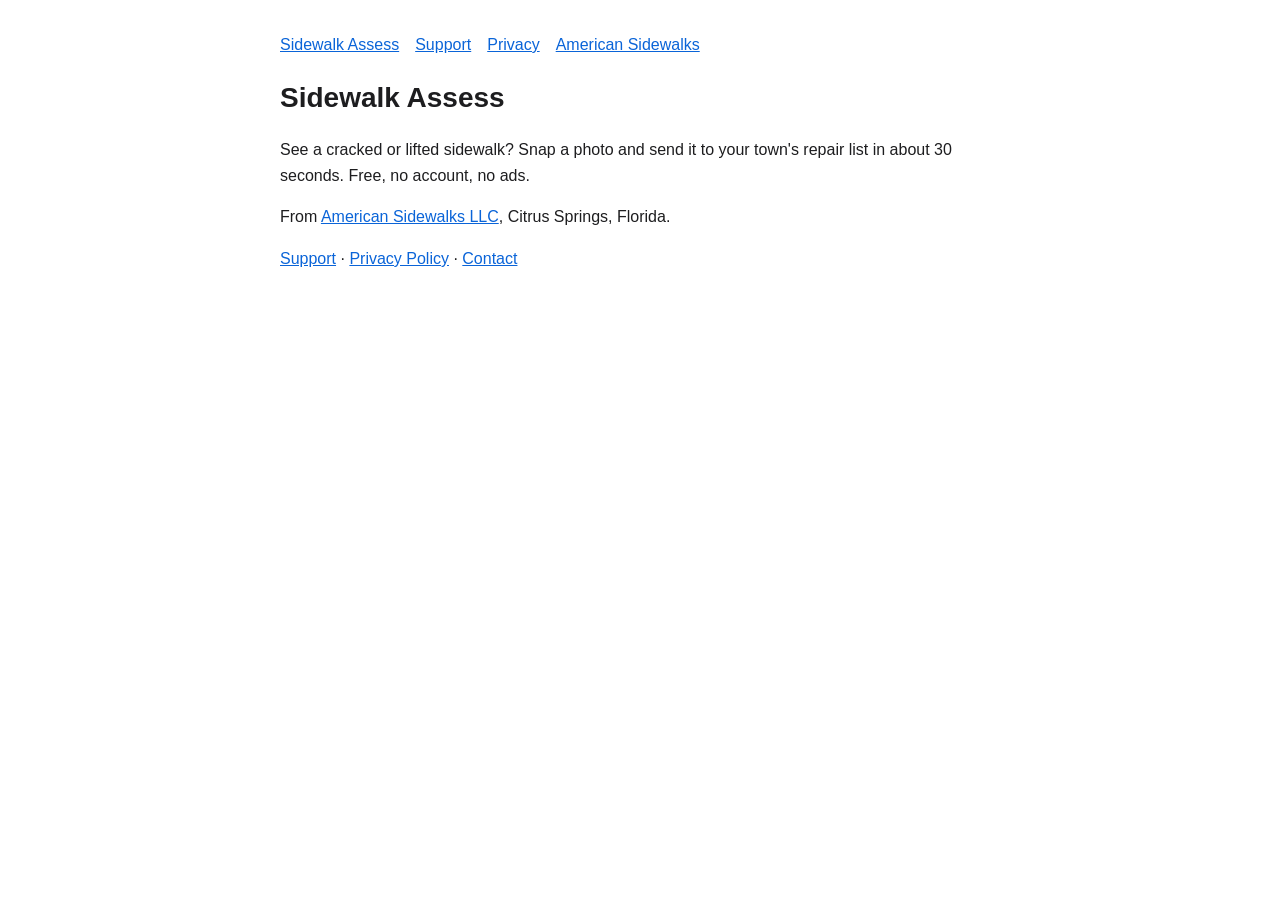
<file: index.html>
<!doctype html><html lang="en"><head><meta charset="utf-8"><meta name="viewport" content="width=device-width,initial-scale=1">
<title>Sidewalk Assess</title><link rel="stylesheet" href="style.css"></head><body>
<nav><a href="index.html">Sidewalk Assess</a><a href="support.html">Support</a><a href="privacy.html">Privacy</a><a href="https://americansidewalks.net">American Sidewalks</a></nav>
<h1>Sidewalk Assess</h1>
<p>See a cracked or lifted sidewalk? Snap a photo and send it to your town's repair list in about 30 seconds. Free, no account, no ads.</p>
<p>From <a href="https://americansidewalks.net">American Sidewalks LLC</a>, Citrus Springs, Florida.</p>
<p><a href="support.html">Support</a> · <a href="privacy.html">Privacy Policy</a> · <a href="mailto:americansidewalks.com@gmail.com">Contact</a></p>
</body></html>
</file>
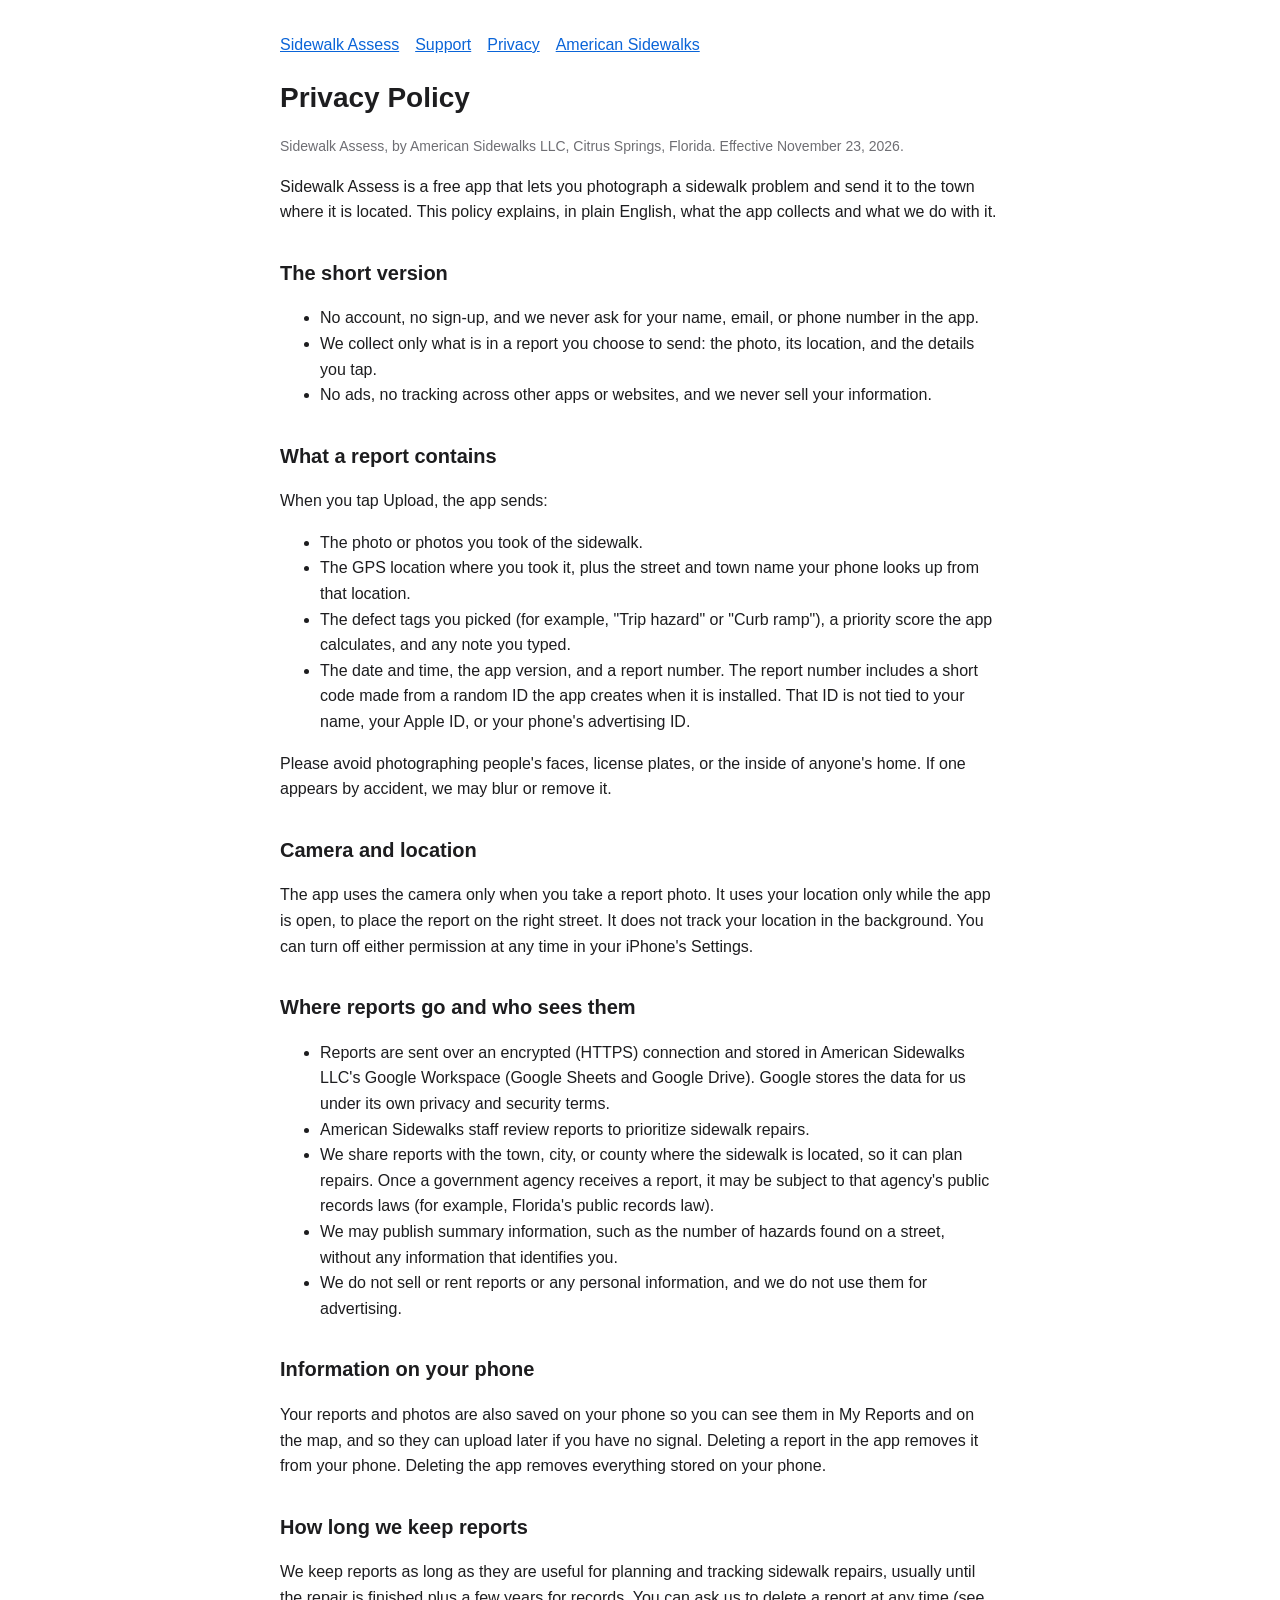
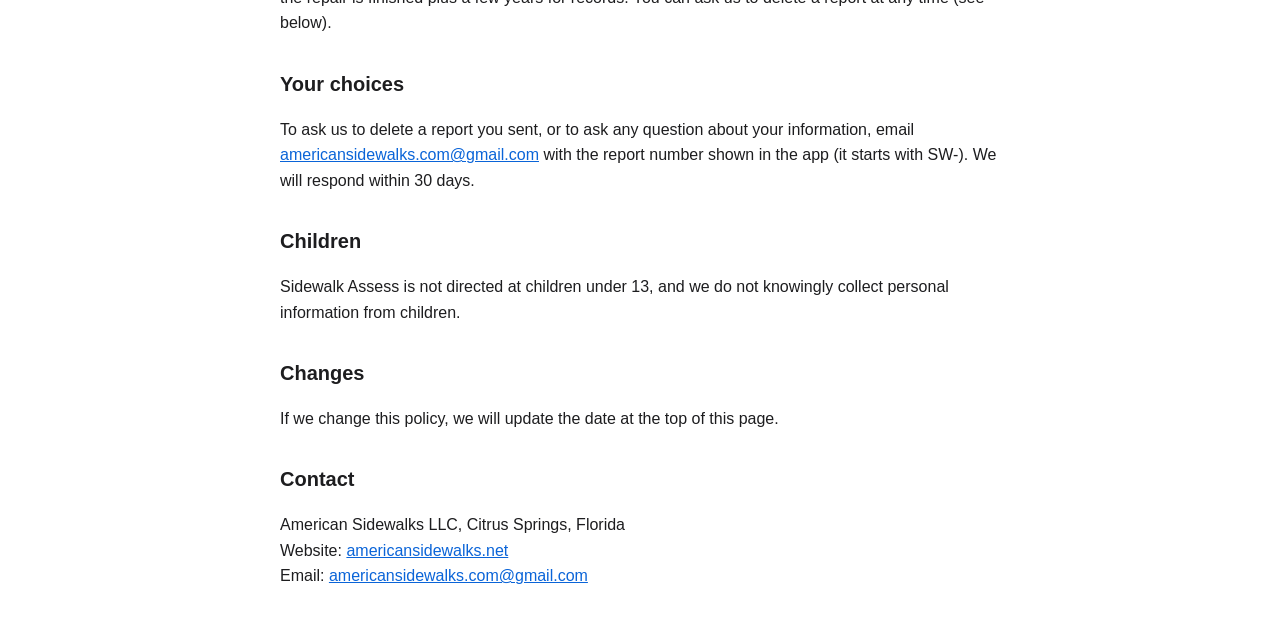
<file: privacy.html>
<!doctype html><html lang="en"><head><meta charset="utf-8"><meta name="viewport" content="width=device-width,initial-scale=1">
<title>Sidewalk Assess Privacy Policy</title><link rel="stylesheet" href="style.css"></head><body>
<nav><a href="index.html">Sidewalk Assess</a><a href="support.html">Support</a><a href="privacy.html">Privacy</a><a href="https://americansidewalks.net">American Sidewalks</a></nav>
<h1>Privacy Policy</h1>
<p class="muted">Sidewalk Assess, by American Sidewalks LLC, Citrus Springs, Florida. Effective November 23, 2026.</p>

<p>Sidewalk Assess is a free app that lets you photograph a sidewalk problem and send it to the town where it is located. This policy explains, in plain English, what the app collects and what we do with it.</p>

<h2>The short version</h2>
<ul>
<li>No account, no sign-up, and we never ask for your name, email, or phone number in the app.</li>
<li>We collect only what is in a report you choose to send: the photo, its location, and the details you tap.</li>
<li>No ads, no tracking across other apps or websites, and we never sell your information.</li>
</ul>

<h2>What a report contains</h2>
<p>When you tap Upload, the app sends:</p>
<ul>
<li>The photo or photos you took of the sidewalk.</li>
<li>The GPS location where you took it, plus the street and town name your phone looks up from that location.</li>
<li>The defect tags you picked (for example, "Trip hazard" or "Curb ramp"), a priority score the app calculates, and any note you typed.</li>
<li>The date and time, the app version, and a report number. The report number includes a short code made from a random ID the app creates when it is installed. That ID is not tied to your name, your Apple ID, or your phone's advertising ID.</li>
</ul>
<p>Please avoid photographing people's faces, license plates, or the inside of anyone's home. If one appears by accident, we may blur or remove it.</p>

<h2>Camera and location</h2>
<p>The app uses the camera only when you take a report photo. It uses your location only while the app is open, to place the report on the right street. It does not track your location in the background. You can turn off either permission at any time in your iPhone's Settings.</p>

<h2>Where reports go and who sees them</h2>
<ul>
<li>Reports are sent over an encrypted (HTTPS) connection and stored in American Sidewalks LLC's Google Workspace (Google Sheets and Google Drive). Google stores the data for us under its own privacy and security terms.</li>
<li>American Sidewalks staff review reports to prioritize sidewalk repairs.</li>
<li>We share reports with the town, city, or county where the sidewalk is located, so it can plan repairs. Once a government agency receives a report, it may be subject to that agency's public records laws (for example, Florida's public records law).</li>
<li>We may publish summary information, such as the number of hazards found on a street, without any information that identifies you.</li>
<li>We do not sell or rent reports or any personal information, and we do not use them for advertising.</li>
</ul>

<h2>Information on your phone</h2>
<p>Your reports and photos are also saved on your phone so you can see them in My Reports and on the map, and so they can upload later if you have no signal. Deleting a report in the app removes it from your phone. Deleting the app removes everything stored on your phone.</p>

<h2>How long we keep reports</h2>
<p>We keep reports as long as they are useful for planning and tracking sidewalk repairs, usually until the repair is finished plus a few years for records. You can ask us to delete a report at any time (see below).</p>

<h2>Your choices</h2>
<p>To ask us to delete a report you sent, or to ask any question about your information, email <a href="mailto:americansidewalks.com@gmail.com">americansidewalks.com@gmail.com</a> with the report number shown in the app (it starts with SW-). We will respond within 30 days.</p>

<h2>Children</h2>
<p>Sidewalk Assess is not directed at children under 13, and we do not knowingly collect personal information from children.</p>

<h2>Changes</h2>
<p>If we change this policy, we will update the date at the top of this page.</p>

<h2>Contact</h2>
<p>American Sidewalks LLC, Citrus Springs, Florida<br>Website: <a href="https://americansidewalks.net">americansidewalks.net</a><br>Email: <a href="mailto:americansidewalks.com@gmail.com">americansidewalks.com@gmail.com</a></p>
</body></html>
</file>
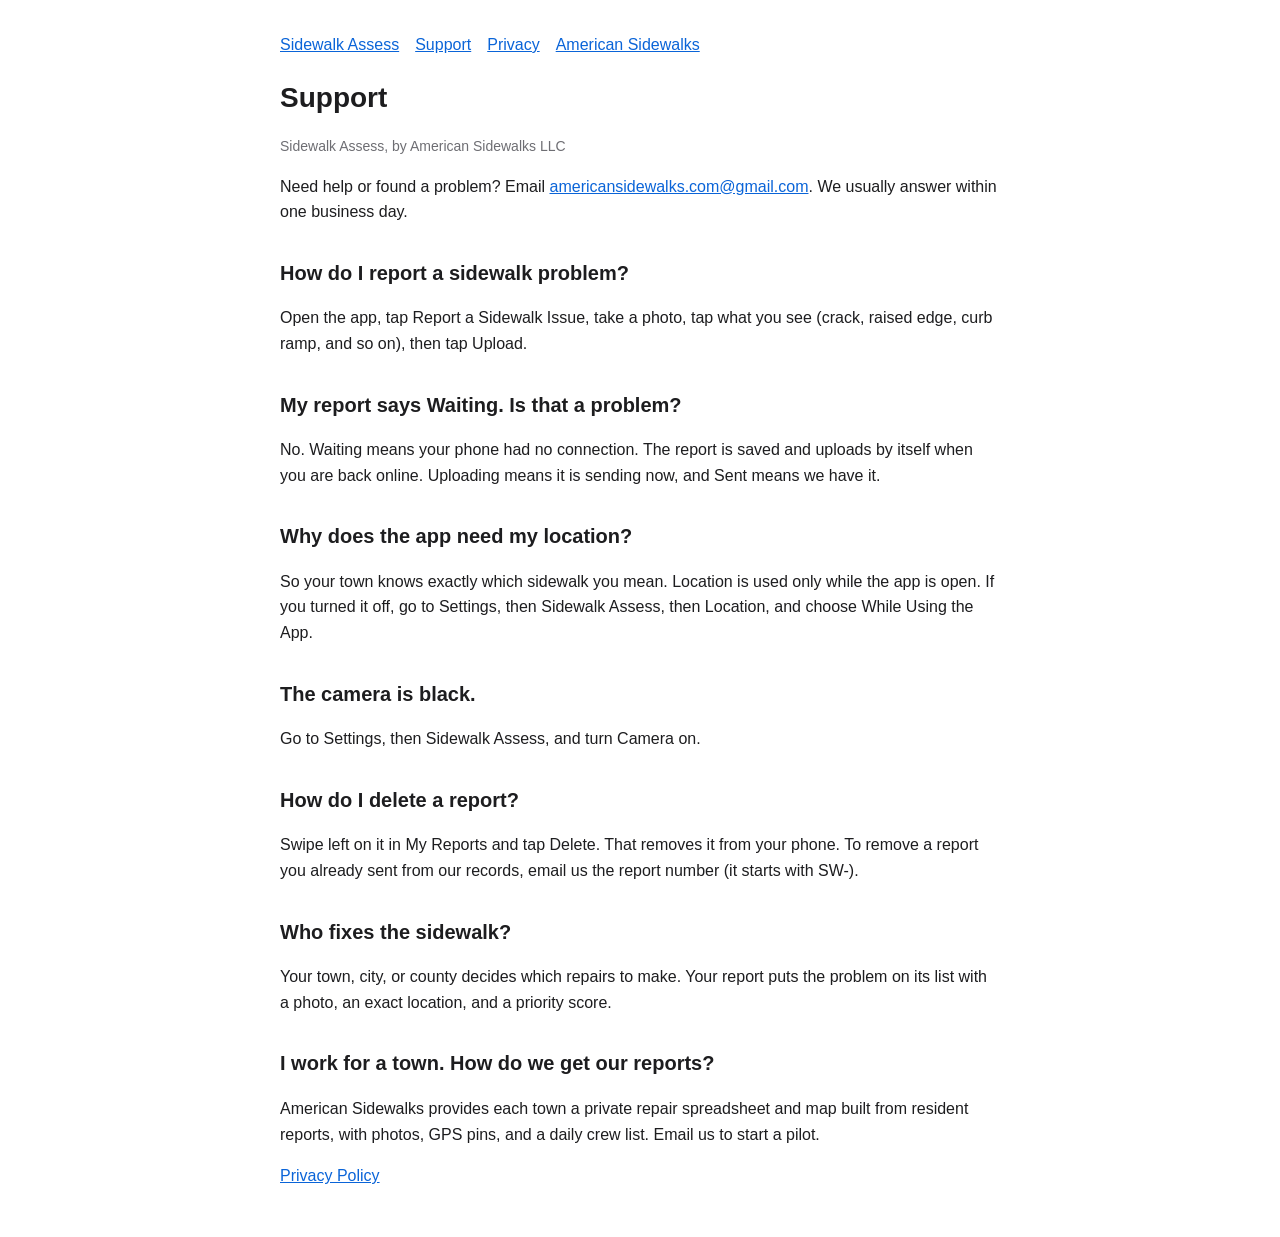
<file: support.html>
<!doctype html><html lang="en"><head><meta charset="utf-8"><meta name="viewport" content="width=device-width,initial-scale=1">
<title>Sidewalk Assess Support</title><link rel="stylesheet" href="style.css"></head><body>
<nav><a href="index.html">Sidewalk Assess</a><a href="support.html">Support</a><a href="privacy.html">Privacy</a><a href="https://americansidewalks.net">American Sidewalks</a></nav>
<h1>Support</h1>
<p class="muted">Sidewalk Assess, by American Sidewalks LLC</p>
<p>Need help or found a problem? Email <a href="mailto:americansidewalks.com@gmail.com">americansidewalks.com@gmail.com</a>. We usually answer within one business day.</p>

<h2>How do I report a sidewalk problem?</h2>
<p>Open the app, tap Report a Sidewalk Issue, take a photo, tap what you see (crack, raised edge, curb ramp, and so on), then tap Upload.</p>

<h2>My report says Waiting. Is that a problem?</h2>
<p>No. Waiting means your phone had no connection. The report is saved and uploads by itself when you are back online. Uploading means it is sending now, and Sent means we have it.</p>

<h2>Why does the app need my location?</h2>
<p>So your town knows exactly which sidewalk you mean. Location is used only while the app is open. If you turned it off, go to Settings, then Sidewalk Assess, then Location, and choose While Using the App.</p>

<h2>The camera is black.</h2>
<p>Go to Settings, then Sidewalk Assess, and turn Camera on.</p>

<h2>How do I delete a report?</h2>
<p>Swipe left on it in My Reports and tap Delete. That removes it from your phone. To remove a report you already sent from our records, email us the report number (it starts with SW-).</p>

<h2>Who fixes the sidewalk?</h2>
<p>Your town, city, or county decides which repairs to make. Your report puts the problem on its list with a photo, an exact location, and a priority score.</p>

<h2>I work for a town. How do we get our reports?</h2>
<p>American Sidewalks provides each town a private repair spreadsheet and map built from resident reports, with photos, GPS pins, and a daily crew list. Email us to start a pilot.</p>

<p><a href="privacy.html">Privacy Policy</a></p>
</body></html>
</file>
<file: style.css>
body{font-family:-apple-system,BlinkMacSystemFont,"Segoe UI",Roboto,Helvetica,Arial,sans-serif;max-width:720px;margin:0 auto;padding:32px 20px;line-height:1.6;color:#1d1d1f}
h1{font-size:28px;margin-bottom:4px}h2{font-size:20px;margin-top:32px}.muted{color:#6e6e73;font-size:14px}a{color:#0a64d8}
nav a{margin-right:16px}
</file>
